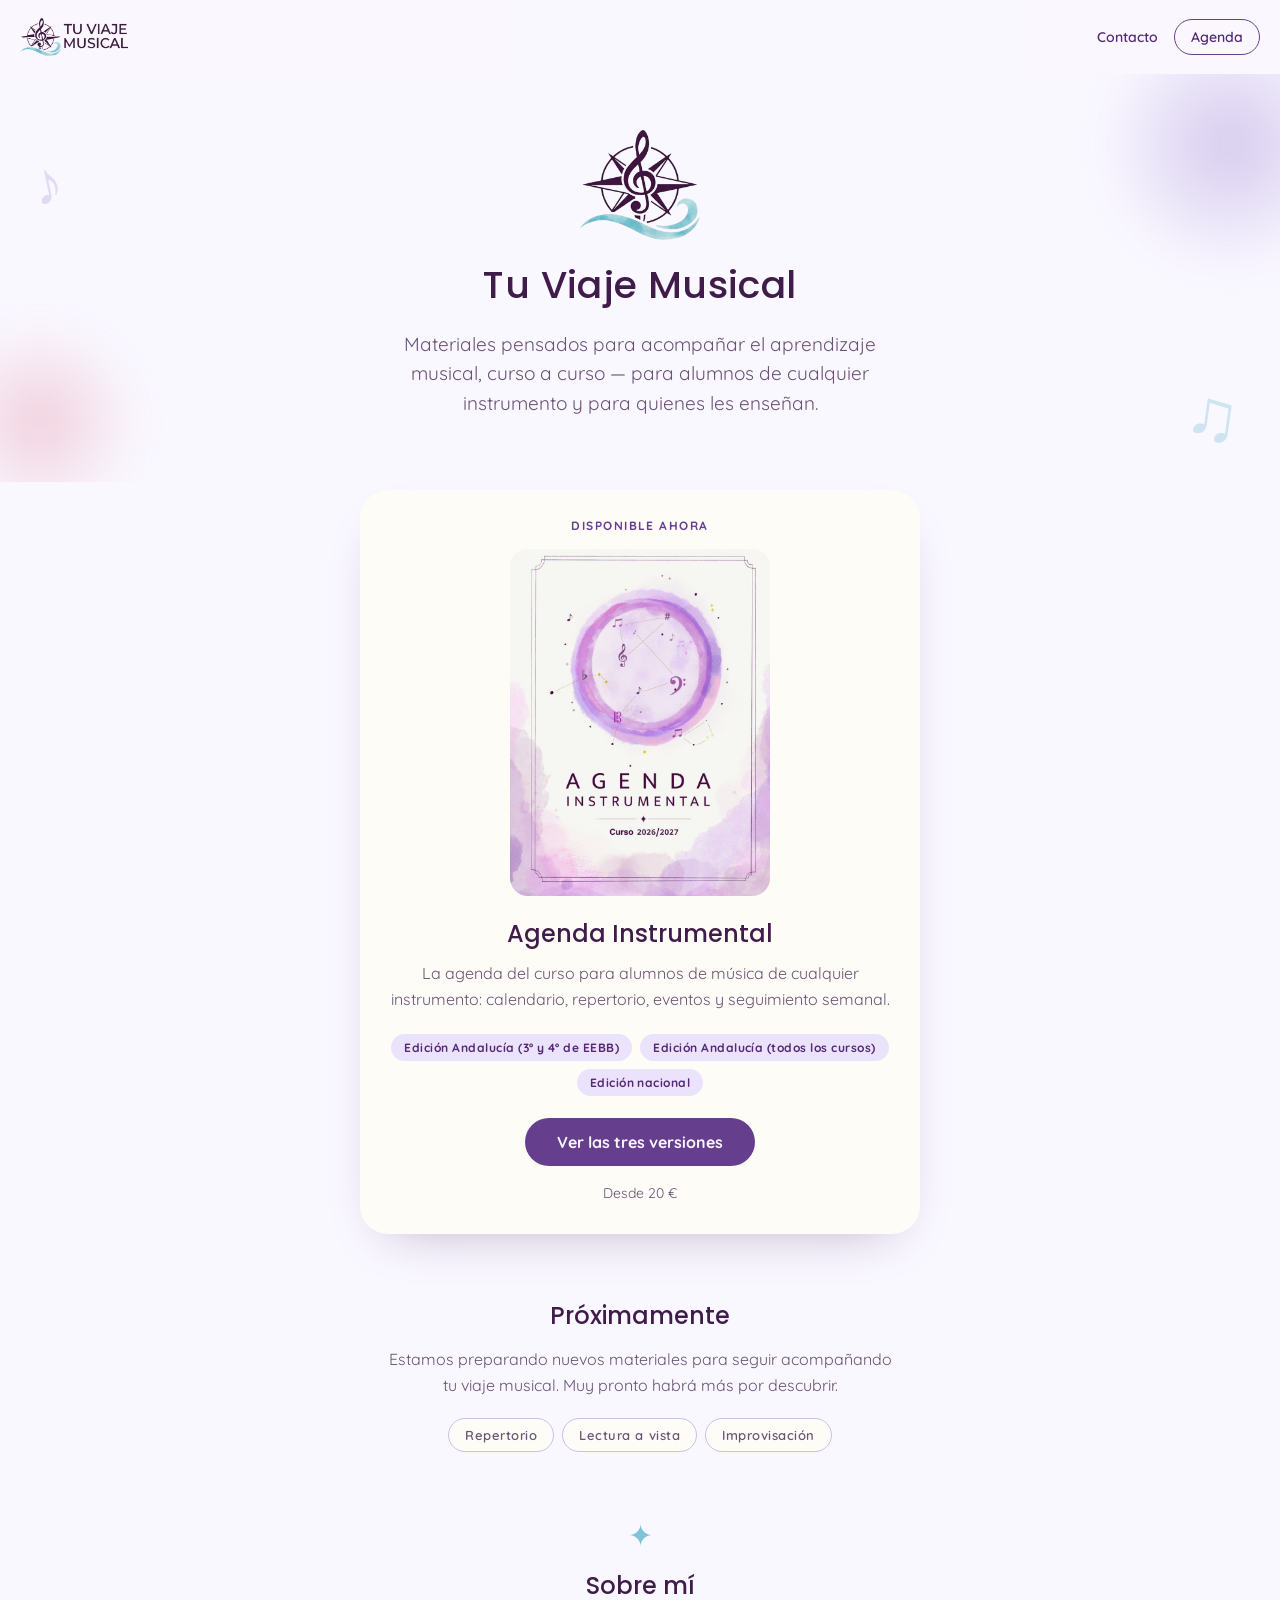
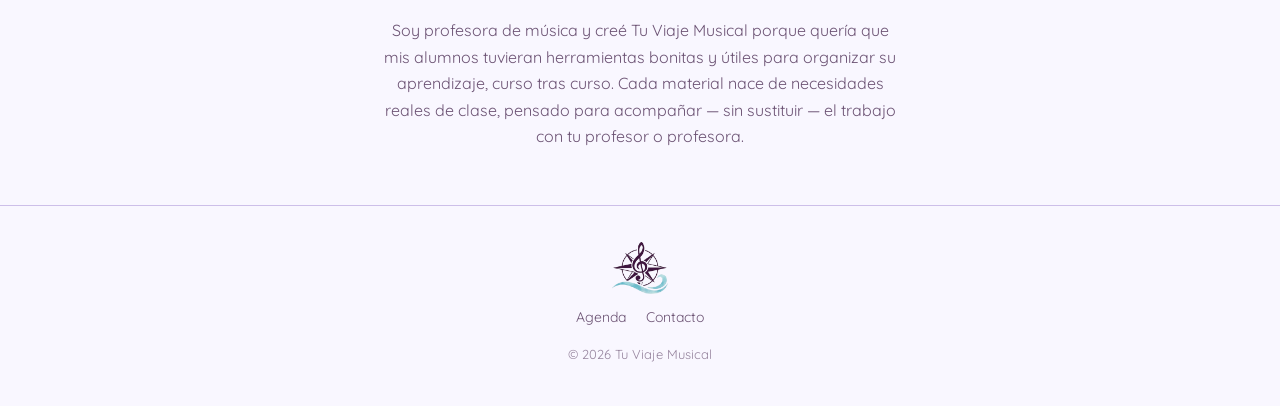
<file: index.html>
<!DOCTYPE html>
<html lang="es">
<head>
  <meta charset="UTF-8">
  <meta name="viewport" content="width=device-width, initial-scale=1.0">
  <title>Tu Viaje Musical — Materiales para alumnos y profesores de música</title>
  <meta name="description" content="Tu Viaje Musical crea materiales educativos para el aprendizaje musical: agendas de curso, repertorio y recursos para alumnos de cualquier instrumento y para sus profesores.">

  <!-- Tipografías de marca: Poppins (títulos) y Quicksand (texto) -->
  <!-- Favicon: icono de la marca en la pestaña del navegador -->
  <link rel="icon" type="image/png" href="assets/images/logo-icono.png">
  <link rel="apple-touch-icon" href="assets/images/logo-icono.png">

  <link rel="preconnect" href="https://fonts.googleapis.com">
  <link rel="preconnect" href="https://fonts.gstatic.com" crossorigin>
  <link href="https://fonts.googleapis.com/css2?family=Poppins:wght@300;400;500;600&family=Quicksand:wght@400;500;600;700&display=swap" rel="stylesheet">

  <link rel="stylesheet" href="css/style.css">
</head>
<body>

  <!-- ============ NAV ============ -->
  <nav class="nav">
    <div class="nav__brand">
      <img class="nav__logo" src="assets/images/logo-horizontal.png" alt="Tu Viaje Musical">
    </div>
    <div class="nav__actions">
      <a href="contacto.html" class="nav__link">Contacto</a>
      <a href="producto.html" class="btn btn--outline">Agenda</a>
    </div>
  </nav>

  <main>
    <!-- ============ HERO ============ -->
    <section class="hero">
      <div class="hero__blob hero__blob--lilac" aria-hidden="true"></div>
      <div class="hero__blob hero__blob--rose" aria-hidden="true"></div>
      <span class="hero__glyph hero__glyph--note1" aria-hidden="true">♪</span>
      <span class="hero__glyph hero__glyph--note2" aria-hidden="true">♫</span>

      <div class="hero__content">
        <img class="hero__icon" src="assets/images/logo-icono.png" alt="" aria-hidden="true">
        <h1 class="hero__title">Tu Viaje Musical</h1>
        <p class="hero__lead">Materiales pensados para acompañar el aprendizaje musical, curso a curso — para alumnos de cualquier instrumento y para quienes les enseñan.</p>
      </div>
    </section>

    <!-- ============ PRODUCTO DESTACADO ============ -->
    <section>
      <div class="card featured-card">
        <span class="eyebrow text-center">Disponible ahora</span>

        <div class="featured-card__img">
          <img src="assets/images/agenda-cover.jpg" alt="Portada de la Agenda Instrumental">
        </div>

        <h2 class="featured-card__title">Agenda Instrumental</h2>
        <p class="featured-card__desc">La agenda del curso para alumnos de música de cualquier instrumento: calendario, repertorio, eventos y seguimiento semanal.</p>

        <div class="chips" style="margin-bottom:22px;">
          <span class="chip">Edición Andalucía (3º y 4º de EEBB)</span>
          <span class="chip">Edición Andalucía (todos los cursos)</span>
          <span class="chip">Edición nacional</span>
        </div>

        <div class="text-center">
          <a href="producto.html" class="btn btn--primary">Ver las tres versiones</a>
          <p class="featured-card__price">Desde 20 €</p>
        </div>
      </div>
    </section>

    <!-- ============ PRÓXIMAMENTE ============ -->
    <section>
      <div class="upcoming">
        <h2 class="upcoming__title">Próximamente</h2>
        <p class="upcoming__text">Estamos preparando nuevos materiales para seguir acompañando tu viaje musical. Muy pronto habrá más por descubrir.</p>
        <div class="chips">
          <span class="chip chip--outline">Repertorio</span>
          <span class="chip chip--outline">Lectura a vista</span>
          <span class="chip chip--outline">Improvisación</span>
        </div>
      </div>
    </section>

    <!-- ============ SOBRE MÍ ============ -->
    <section>
      <div class="about">
        <span class="about__glyph" aria-hidden="true">✦</span>
        <h2 class="about__title">Sobre mí</h2>
        <!-- EDITAR: texto de ejemplo — personalízalo con tu propia historia -->
        <p class="about__text">Soy profesora de música y creé Tu Viaje Musical porque quería que mis alumnos tuvieran herramientas bonitas y útiles para organizar su aprendizaje, curso tras curso. Cada material nace de necesidades reales de clase, pensado para acompañar — sin sustituir — el trabajo con tu profesor o profesora.</p>
      </div>
    </section>
  </main>

  <!-- ============ FOOTER ============ -->
  <footer class="site-footer">
    <img class="site-footer__logo" src="assets/images/logo-icono.png" alt="Tu Viaje Musical">
    <div class="site-footer__links">
      <a href="producto.html">Agenda</a>
      <a href="contacto.html">Contacto</a>
    </div>
    <p class="site-footer__year">© <span id="anio-actual">2026</span> Tu Viaje Musical</p>
  </footer>

  <script src="js/main.js"></script>
</body>
</html>
</file>
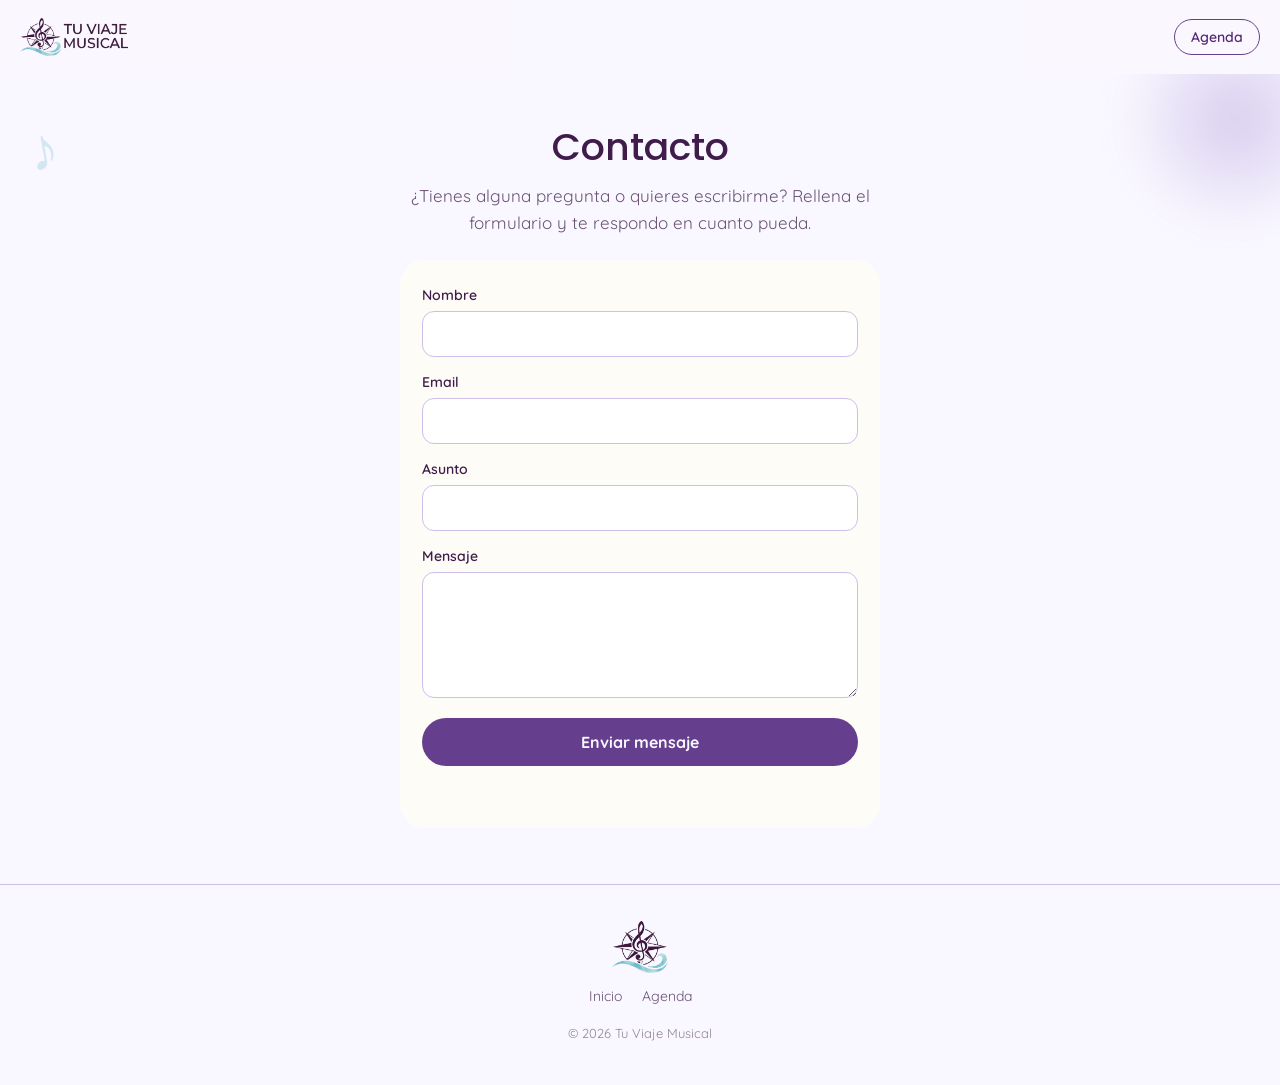
<file: contacto.html>
<!DOCTYPE html>
<html lang="es">
<head>
  <meta charset="UTF-8">
  <meta name="viewport" content="width=device-width, initial-scale=1.0">
  <title>Contacto — Tu Viaje Musical</title>
  <meta name="description" content="¿Tienes alguna pregunta sobre la Agenda Instrumental o quieres escribir a Tu Viaje Musical? Rellena el formulario de contacto.">

  <!-- Tipografías de marca: Poppins (títulos) y Quicksand (texto) -->
  <!-- Favicon: icono de la marca en la pestaña del navegador -->
  <link rel="icon" type="image/png" href="assets/images/logo-icono.png">
  <link rel="apple-touch-icon" href="assets/images/logo-icono.png">

  <link rel="preconnect" href="https://fonts.googleapis.com">
  <link rel="preconnect" href="https://fonts.gstatic.com" crossorigin>
  <link href="https://fonts.googleapis.com/css2?family=Poppins:wght@300;400;500;600&family=Quicksand:wght@400;500;600;700&display=swap" rel="stylesheet">

  <link rel="stylesheet" href="css/style.css">
</head>
<body class="page--column">

  <!-- ============ NAV ============ -->
  <!-- El nav de esta página no es "sticky" (a diferencia de Inicio y
       Agenda): es la única sección, no hace falta que seas fijo. -->
  <nav class="nav nav--static">
    <a href="index.html" class="nav__brand">
      <img class="nav__logo" src="assets/images/logo-horizontal.png" alt="Tu Viaje Musical">
    </a>
    <div class="nav__actions">
      <a href="producto.html" class="btn btn--outline">Agenda</a>
    </div>
  </nav>

  <main>
    <section style="padding:40px 24px 56px; overflow:hidden;">
      <span class="hero__glyph" aria-hidden="true" style="top:36px; left:28px; font-size:60px; color:var(--aqua); opacity:0.3; transform:rotate(-10deg);">♪</span>
      <div class="hero__blob hero__blob--lilac" aria-hidden="true" style="top:-70px; right:-70px; width:230px; height:230px; opacity:0.75;"></div>

      <div style="position:relative; max-width:480px; margin:0 auto;">
        <h1 class="product-hero__title text-center">Contacto</h1>
        <p class="product-hero__desc text-center">¿Tienes alguna pregunta o quieres escribirme? Rellena el formulario y te respondo en cuanto pueda.</p>

        <!-- EDITAR: si algún día cambias de formulario en Forminit, actualiza
             el ID en js/main.js (busca 'rgi42zi55jg') -->
        <form id="contact-form" class="contact-form">
          <label for="contacto-nombre">
            <span>Nombre</span>
            <input type="text" id="contacto-nombre" name="fi-sender-fullName" required>
          </label>
          <label for="contacto-email">
            <span>Email</span>
            <input type="email" id="contacto-email" name="fi-sender-email" required>
          </label>
          <label for="contacto-asunto">
            <span>Asunto</span>
            <input type="text" id="contacto-asunto" name="fi-text-asunto">
          </label>
          <label for="contacto-mensaje">
            <span>Mensaje</span>
            <textarea id="contacto-mensaje" name="fi-text-mensaje" rows="5" required></textarea>
          </label>
          <button type="submit" class="btn btn--primary">Enviar mensaje</button>
          <p id="contact-status" class="contact-form__status" aria-live="polite"></p>
        </form>
      </div>
    </section>
  </main>

  <!-- ============ FOOTER ============ -->
  <footer class="site-footer">
    <img class="site-footer__logo" src="assets/images/logo-icono.png" alt="Tu Viaje Musical">
    <div class="site-footer__links">
      <a href="index.html">Inicio</a>
      <a href="producto.html">Agenda</a>
    </div>
    <p class="site-footer__year">© <span id="anio-actual">2026</span> Tu Viaje Musical</p>
  </footer>

  <!-- SDK de Forminit, para que el formulario de contacto funcione -->
  <script src="https://forminit.com/sdk/v1/forminit.js"></script>
  <script src="js/main.js"></script>
</body>
</html>
</file>
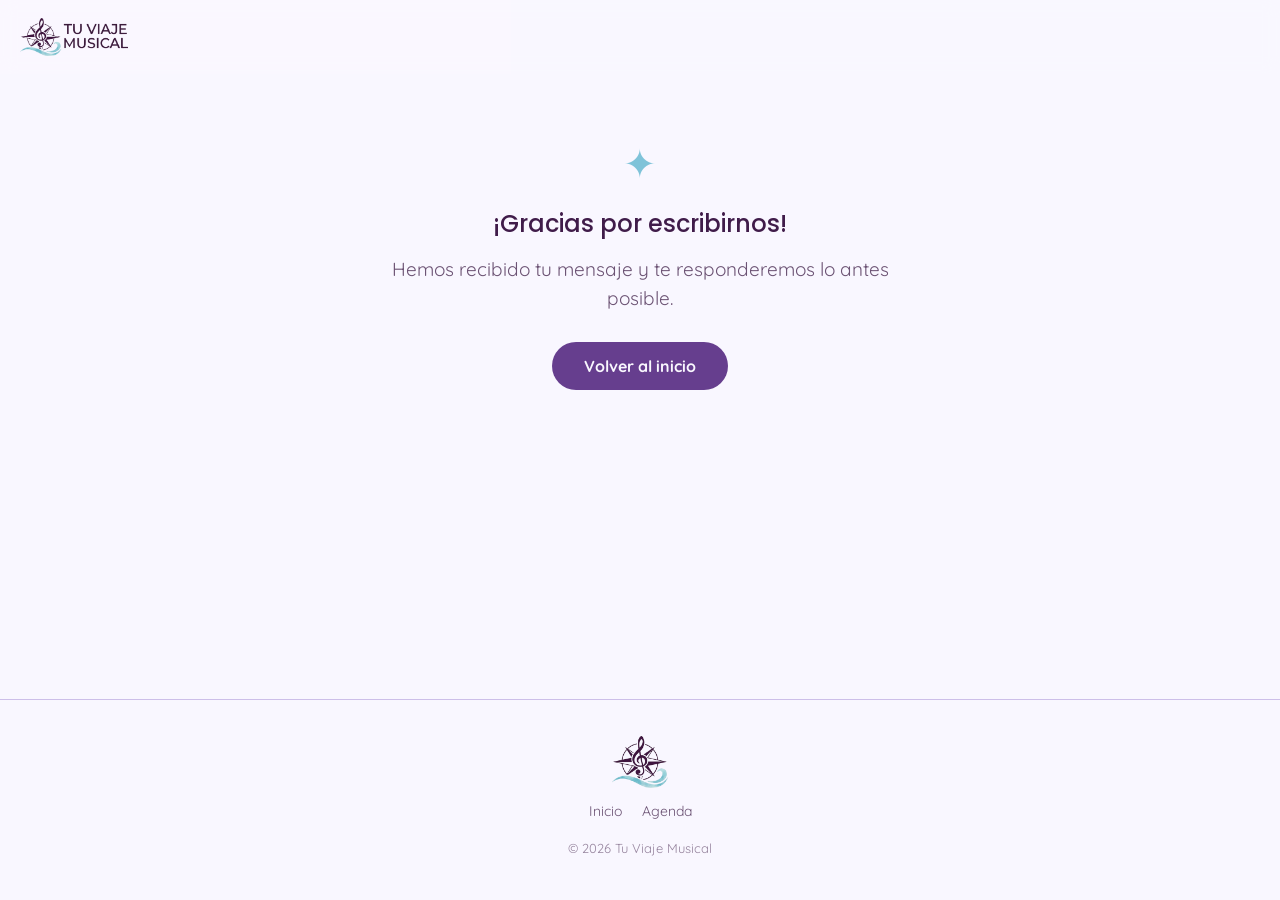
<file: gracias.html>
<!DOCTYPE html>
<html lang="es">
<head>
  <meta charset="UTF-8">
  <meta name="viewport" content="width=device-width, initial-scale=1.0">
  <title>¡Gracias! — Tu Viaje Musical</title>
  <meta name="description" content="Gracias por escribirnos, te responderemos lo antes posible.">

  <!-- Favicon: icono de la marca en la pestaña del navegador -->
  <link rel="icon" type="image/png" href="assets/images/logo-icono.png">
  <link rel="apple-touch-icon" href="assets/images/logo-icono.png">

  <link rel="preconnect" href="https://fonts.googleapis.com">
  <link rel="preconnect" href="https://fonts.gstatic.com" crossorigin>
  <link href="https://fonts.googleapis.com/css2?family=Poppins:wght@300;400;500;600&family=Quicksand:wght@400;500;600;700&display=swap" rel="stylesheet">

  <link rel="stylesheet" href="css/style.css">
</head>
<body class="page--column">

  <nav class="nav nav--static">
    <a href="index.html" class="nav__brand">
      <img class="nav__logo" src="assets/images/logo-horizontal.png" alt="Tu Viaje Musical">
    </a>
  </nav>

  <main>
    <section class="hero" style="padding-top:64px;">
      <div class="hero__content">
        <span style="font-size:40px; color:var(--aqua);" aria-hidden="true">✦</span>
        <h2 class="upcoming__title" style="margin-top:18px;">¡Gracias por escribirnos!</h2>
        <p class="hero__lead">Hemos recibido tu mensaje y te responderemos lo antes posible.</p>
        <div style="margin-top:28px;">
          <a href="index.html" class="btn btn--primary">Volver al inicio</a>
        </div>
      </div>
    </section>
  </main>

  <footer class="site-footer">
    <img class="site-footer__logo" src="assets/images/logo-icono.png" alt="Tu Viaje Musical">
    <div class="site-footer__links">
      <a href="index.html">Inicio</a>
      <a href="producto.html">Agenda</a>
    </div>
    <p class="site-footer__year">© <span id="anio-actual">2026</span> Tu Viaje Musical</p>
  </footer>

  <script src="js/main.js"></script>
</body>
</html>
</file>
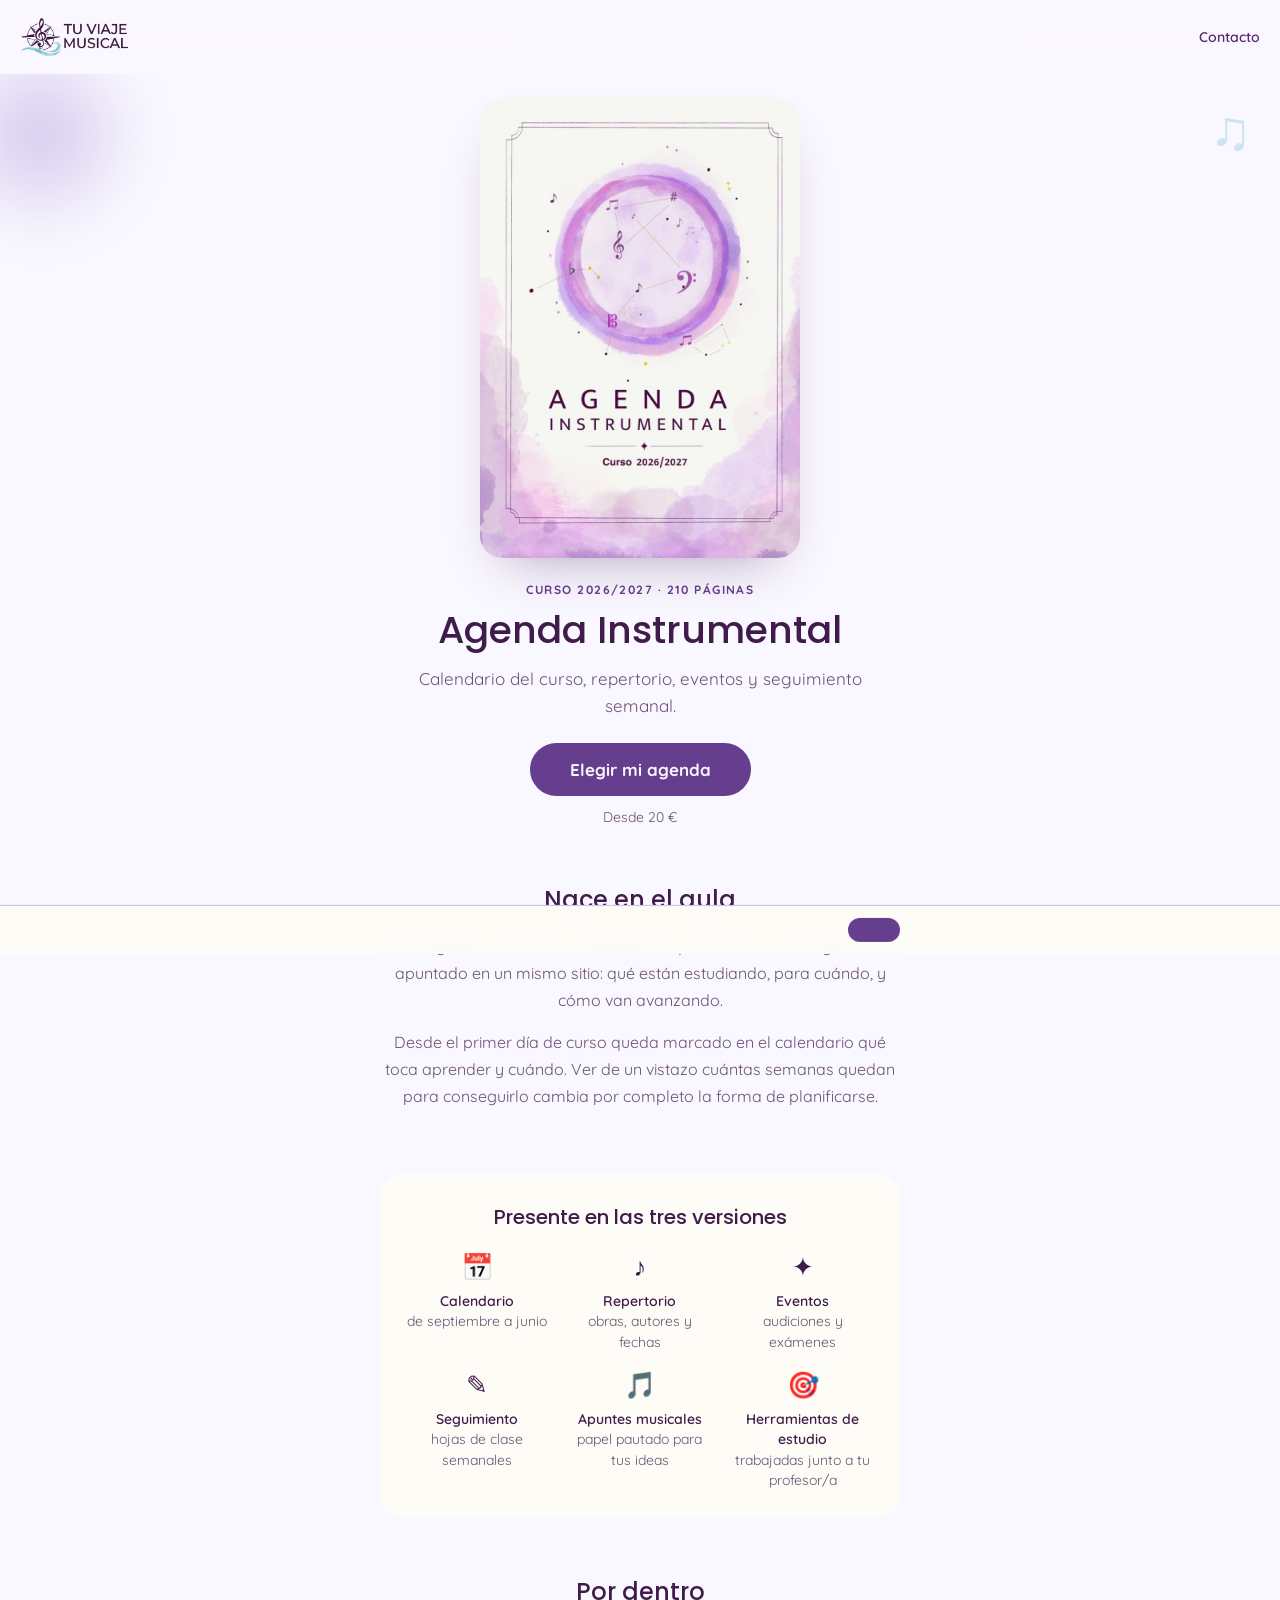
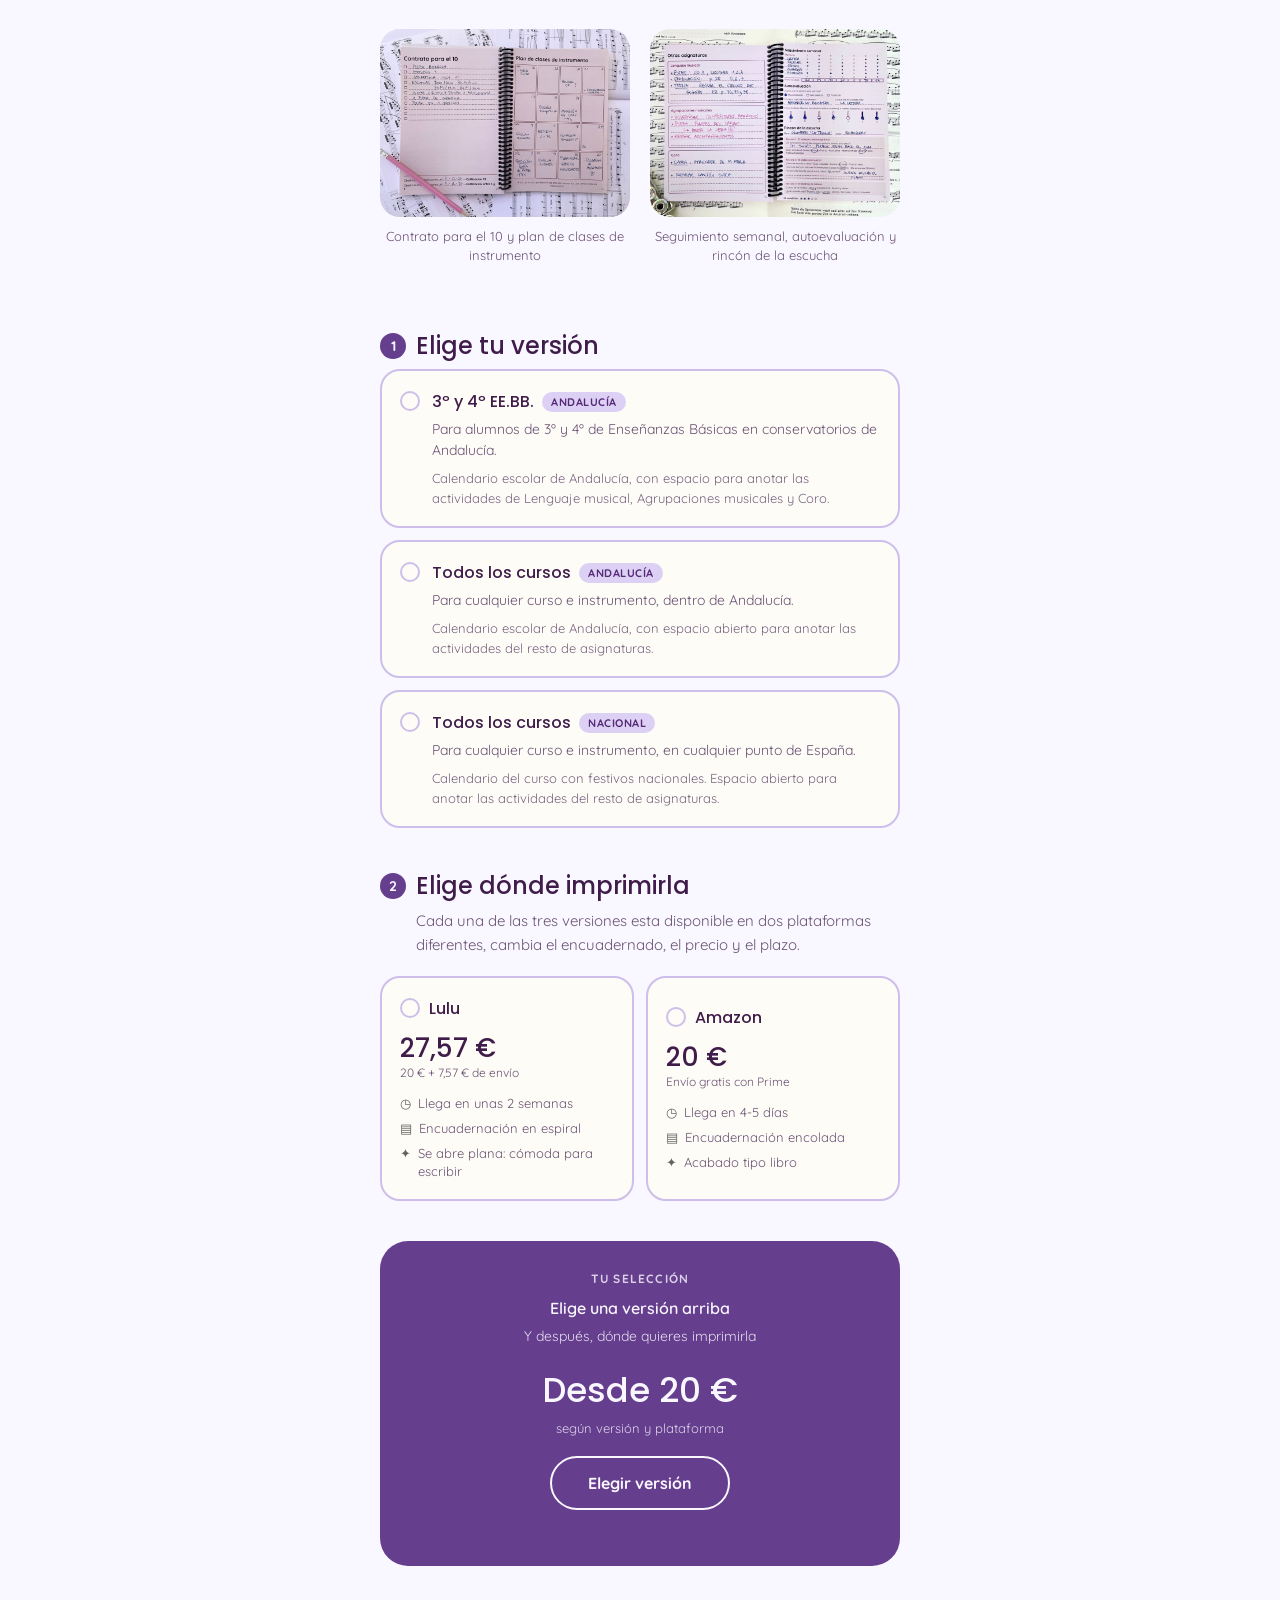
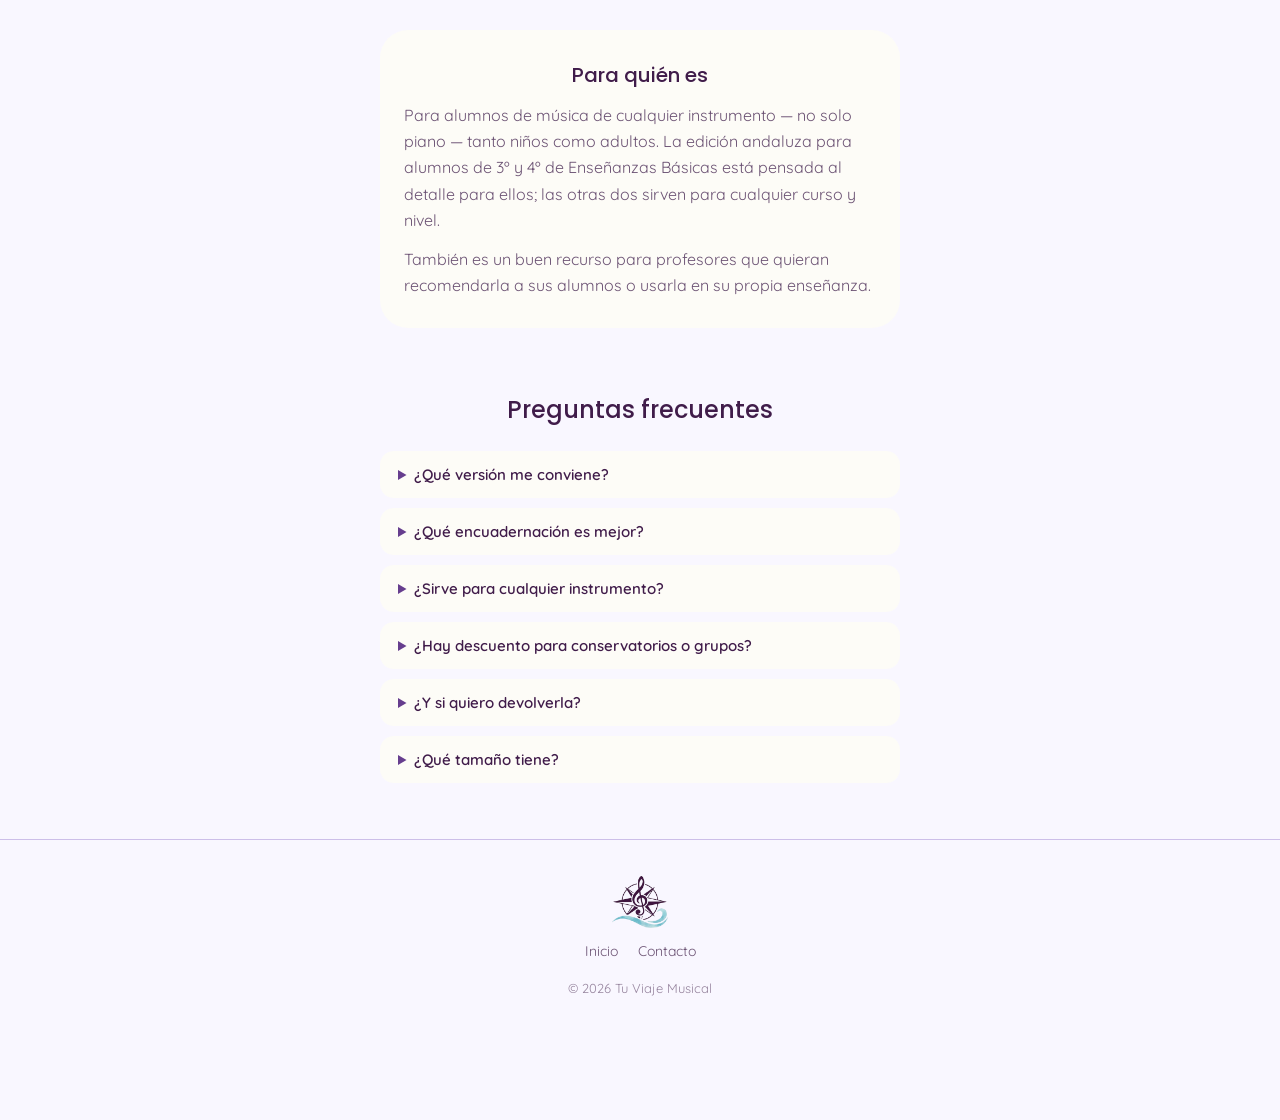
<file: producto.html>
<!DOCTYPE html>
<html lang="es">
<head>
  <meta charset="UTF-8">
  <meta name="viewport" content="width=device-width, initial-scale=1.0">
  <title>Agenda Instrumental — Tu Viaje Musical</title>
  <meta name="description" content="Agenda Instrumental: la agenda de curso para alumnos de música de cualquier instrumento, con calendario, repertorio, eventos y seguimiento semanal. Elige tu versión y dónde imprimirla.">

  <!-- Tipografías de marca: Poppins (títulos) y Quicksand (texto) -->
  <!-- Favicon: icono de la marca en la pestaña del navegador -->
  <link rel="icon" type="image/png" href="assets/images/logo-icono.png">
  <link rel="apple-touch-icon" href="assets/images/logo-icono.png">

  <link rel="preconnect" href="https://fonts.googleapis.com">
  <link rel="preconnect" href="https://fonts.gstatic.com" crossorigin>
  <link href="https://fonts.googleapis.com/css2?family=Poppins:wght@300;400;500;600&family=Quicksand:wght@400;500;600;700&display=swap" rel="stylesheet">

  <link rel="stylesheet" href="css/style.css">
</head>
<body class="has-buy-bar">

  <!-- ============ NAV ============ -->
  <nav class="nav">
    <a href="index.html" class="nav__brand">
      <img class="nav__logo" src="assets/images/logo-horizontal.png" alt="Tu Viaje Musical">
    </a>
    <div class="nav__actions">
      <a href="contacto.html" class="nav__link">Contacto</a>
    </div>
  </nav>

  <main>
    <!-- ============ HERO DE PRODUCTO ============ -->
    <section class="product-hero">
      <div class="product-hero__blob" aria-hidden="true"></div>
      <span class="product-hero__glyph" aria-hidden="true">♫</span>

      <div class="product-hero__img-frame">
        <img src="assets/images/agenda-cover.jpg" alt="Portada de la Agenda Instrumental">
      </div>

      <div class="product-hero__body">
        <span class="eyebrow">Curso 2026/2027 · 210 páginas</span>
        <h1 class="product-hero__title">Agenda Instrumental</h1>
        <p class="product-hero__desc">Calendario del curso, repertorio, eventos y seguimiento semanal.</p>
        <a href="#elegir" class="btn btn--primary btn--large">Elegir mi agenda</a>
        <p class="product-hero__price">Desde 20 €</p>
      </div>
    </section>

    <!-- ============ NACE EN EL AULA ============ -->
    <section class="narrative">
      <div class="narrative__wrap">
        <h2 class="narrative__title">Nace en el aula</h2>
        <p class="narrative__text">Esta agenda nace de la necesidad de que los alumnos tengan todo apuntado en un mismo sitio: qué están estudiando, para cuándo, y cómo van avanzando.</p>
        <p class="narrative__text">Desde el primer día de curso queda marcado en el calendario qué toca aprender y cuándo. Ver de un vistazo cuántas semanas quedan para conseguirlo cambia por completo la forma de planificarse.</p>
      </div>
    </section>

    <!-- ============ PRESENTE EN LAS TRES VERSIONES ============ -->
    <section class="highlights">
      <div class="highlights__card">
        <h2 class="highlights__title">Presente en las tres versiones</h2>
        <div class="highlights__grid">
          <div class="highlight">
            <div class="highlight__glyph" aria-hidden="true">📅</div>
            <p class="highlight__text"><strong>Calendario</strong><br>de septiembre a junio</p>
          </div>
          <div class="highlight">
            <div class="highlight__glyph" aria-hidden="true">♪</div>
            <p class="highlight__text"><strong>Repertorio</strong><br>obras, autores y fechas</p>
          </div>
          <div class="highlight">
            <div class="highlight__glyph" aria-hidden="true">✦</div>
            <p class="highlight__text"><strong>Eventos</strong><br>audiciones y exámenes</p>
          </div>
          <div class="highlight">
            <div class="highlight__glyph" aria-hidden="true">✎</div>
            <p class="highlight__text"><strong>Seguimiento</strong><br>hojas de clase semanales</p>
          </div>
          <div class="highlight">
            <div class="highlight__glyph" aria-hidden="true">🎵</div>
            <p class="highlight__text"><strong>Apuntes musicales</strong><br>papel pautado para tus ideas</p>
          </div>
          <div class="highlight">
            <div class="highlight__glyph" aria-hidden="true">🎯</div>
            <p class="highlight__text"><strong>Herramientas de estudio</strong><br>trabajadas junto a tu profesor/a</p>
          </div>
        </div>
      </div>
    </section>

    <!-- ============ POR DENTRO ============ -->
    <section class="inside">
      <div class="inside__wrap">
        <h2 class="inside__title">Por dentro</h2>
        <div class="inside__grid">
          <figure>
            <img src="assets/images/interior-plan-clases.jpeg" alt="Páginas del contrato para el 10 y el plan de clases de instrumento, rellenadas a mano">
            <figcaption>Contrato para el 10 y plan de clases de instrumento</figcaption>
          </figure>
          <figure>
            <img src="assets/images/interior-seguimiento.jpeg" alt="Páginas de otras asignaturas y seguimiento semanal con autoevaluación y rincón de la escucha">
            <figcaption>Seguimiento semanal, autoevaluación y rincón de la escucha</figcaption>
          </figure>
        </div>
      </div>
    </section>

    <!-- ============ PASO 1 — ELIGE TU VERSIÓN ============ -->
    <section id="elegir" class="step" style="scroll-margin-top:80px;">
      <div class="step__wrap">
        <div class="step__head">
          <span class="step__number" aria-hidden="true">1</span>
          <h2 class="step__title">Elige tu versión</h2>
        </div>

        <!-- EDITAR: las tarjetas se generan desde js/producto.js
             (arrays VERSIONS y PLATFORMS) — así los precios, textos y
             enlaces de compra viven en un único archivo fácil de editar. -->
        <div class="sel-group" id="version-group" role="radiogroup" aria-label="Elige tu versión"></div>
      </div>
    </section>

    <!-- ============ PASO 2 — ELIGE DÓNDE IMPRIMIRLA ============ -->
    <section class="step">
      <div class="step__wrap">
        <div class="step__head">
          <span class="step__number" aria-hidden="true">2</span>
          <h2 class="step__title">Elige dónde imprimirla</h2>
        </div>
        <p class="step__intro">Cada una de las tres versiones esta disponible en dos plataformas diferentes, cambia el encuadernado, el precio y el plazo.</p>

        <div class="sel-group sel-group--grid" id="platform-group" role="radiogroup" aria-label="Elige dónde imprimirla"></div>
      </div>
    </section>

    <!-- ============ PANEL DE RESUMEN ============ -->
    <section class="summary">
      <div class="summary__panel">
        <p class="summary__eyebrow">Tu selección</p>
        <p class="summary__title" id="summary-title">Elige una versión arriba</p>
        <p class="summary__sub" id="summary-sub">Y después, dónde quieres imprimirla</p>
        <p class="summary__price" id="summary-price">Desde 20 €</p>
        <p class="summary__price-note" id="summary-price-note">según versión y plataforma</p>
        <a href="#elegir" id="summary-cta" class="btn btn--on-violet">Elegir versión</a>
        <p class="summary__note" id="summary-note"></p>
      </div>
    </section>

    <!-- ============ PARA QUIÉN ES ============ -->
    <section>
      <div class="card who-card">
        <h2 class="who-card__title">Para quién es</h2>
        <p class="who-card__text">Para alumnos de música de cualquier instrumento — no solo piano — tanto niños como adultos. La edición andaluza para alumnos de 3º y 4º de Enseñanzas Básicas está pensada al detalle para ellos; las otras dos sirven para cualquier curso y nivel.</p>
        <p class="who-card__text">También es un buen recurso para profesores que quieran recomendarla a sus alumnos o usarla en su propia enseñanza.</p>
      </div>
    </section>

    <!-- ============ FAQ ============ -->
    <section>
      <h2 class="section-title">Preguntas frecuentes</h2>
      <div class="faq-list">
        <details class="faq-item">
          <summary>¿Qué versión me conviene?</summary>
          <p>Si estudias 3º o 4º de Enseñanzas Básicas en un conservatorio de Andalucía, la <strong>Agenda para alumnos de 3º y 4º</strong> es la más cómoda: tiene un apartado para Lenguaje musical, Agrupaciones musicales y Coro por cada semana. Si estudias en Andalucía pero en otro curso, la versión <strong>Andalucía</strong> te deja escribir tus propias asignaturas. Fuera de Andalucía, la <strong>Nacional</strong>, con calendario sin festivos regionales.</p>
        </details>
        <details class="faq-item">
          <summary>¿Qué encuadernación es mejor?</summary>
          <p>La espiral de Lulu se abre completamente plana, lo que va muy bien para escribir sobre el atril o la mesa. La encolada de Amazon tiene un aspecto más de libro y llega antes. Las dos tienen exactamente el mismo contenido.</p>
        </details>
        <details class="faq-item">
          <summary>¿Sirve para cualquier instrumento?</summary>
          <p>Sí. El contenido se organiza por curso y repertorio, no por instrumento concreto.</p>
        </details>
        <details class="faq-item">
          <summary>¿Hay descuento para conservatorios o grupos?</summary>
          <p>No hay un descuento por volumen sobre el precio del ejemplar, pero encargando muchos a la vez en Lulu los gastos de envío por unidad bajan bastante. En Amazon desaparecen directamente con Prime.</p>
        </details>
        <details class="faq-item">
          <summary>¿Y si quiero devolverla?</summary>
          <p>Las devoluciones las gestiona la plataforma donde hayas comprado, según sus propias condiciones — Lulu o Amazon.</p>
        </details>
        <details class="faq-item">
          <summary>¿Qué tamaño tiene?</summary>
          <p>En Lulu es tamaño A5. En Amazon, 17,78 × 25,4 cm (con 1,22 cm de lomo).</p>
        </details>
      </div>
    </section>
  </main>

  <!-- ============ FOOTER ============ -->
  <footer class="site-footer">
    <img class="site-footer__logo" src="assets/images/logo-icono.png" alt="Tu Viaje Musical">
    <div class="site-footer__links">
      <a href="index.html">Inicio</a>
      <a href="contacto.html">Contacto</a>
    </div>
    <p class="site-footer__year">© <span id="anio-actual">2026</span> Tu Viaje Musical</p>
  </footer>

  <!-- ============ BARRA FIJA DE COMPRA ============ -->
  <!-- Aparece deslizándose solo cuando hay versión + plataforma elegidas
       y el enlace de compra está disponible (ver js/producto.js). Se
       marca "inert" mientras está oculta para que no quede en el orden
       de tabulación. -->
  <div class="buy-bar" id="buy-bar" aria-hidden="true">
    <div class="buy-bar__inner">
      <div class="buy-bar__info">
        <div class="buy-bar__label" id="buy-bar-label"></div>
        <div class="buy-bar__price" id="buy-bar-price"></div>
      </div>
      <a href="#elegir" id="buy-bar-cta" class="btn btn--bar"></a>
    </div>
  </div>

  <script src="js/main.js"></script>
  <script src="js/producto.js"></script>
</body>
</html>
</file>
<file: css/style.css>
/* ============================================================
   TU VIAJE MUSICAL — Hoja de estilos
   ============================================================
   Este archivo controla el aspecto de TODO el sitio (colores,
   tipografías, tamaños, espaciados). Está dividido en bloques
   con títulos en mayúsculas para que sea fácil encontrar lo
   que buscas con Ctrl+F.

   Si solo quieres cambiar TEXTOS o FOTOS, no necesitas tocar
   este archivo — ve a index.html, producto.html o contacto.html.

   Si quieres cambiar un COLOR de toda la web, cámbialo una
   sola vez aquí abajo, en ":root", y se actualizará en todas
   partes automáticamente.
   ============================================================ */

/* ---------- 1. VARIABLES DE MARCA (colores, radios) ---------- */
:root {
  /* Colores — tal cual el diseño original de la marca */
  --bg: oklch(98% 0.012 300);          /* fondo general */
  --surface: oklch(99% 0.006 90);      /* fondo de tarjetas (crema, no blanco) */
  --ink: oklch(30% 0.09 318);          /* texto principal */
  --ink-soft: oklch(48% 0.06 318);     /* texto secundario */
  --lilac: oklch(83% 0.06 300);        /* acento lavanda: bordes, deco */
  --rose: oklch(85% 0.055 358);        /* acento rosa: solo deco (Inicio) */
  --aqua: oklch(78% 0.075 220);        /* acento turquesa: glifos musicales */
  --violet: oklch(45% 0.13 305);       /* violeta de marca (CTAs, selección) */
  --violet-dark: oklch(38% 0.13 308);  /* violeta oscuro (texto sobre fondos claros) */
  --cream: oklch(98% 0.01 300);        /* "blanco" cálido, texto sobre violeta */
  --card-selected-bg: oklch(96% 0.03 300);
  --chip-bg: oklch(93% 0.035 300);
  --tag-bg: oklch(88% 0.05 300);
  --placeholder: oklch(70% 0.03 318);
  --input-bg: oklch(100% 0 0);

  /* Radios reutilizados en toda la web */
  --radius-pill: 99px;
  --radius-card: 28px;
  --radius-card-sm: 24px;
  --radius-sel: 20px;
  --radius-img: 22px;
  --radius-img-sm: 18px;
  --radius-faq: 14px;
  --radius-input: 12px;

  /* Sombras reutilizadas */
  --shadow-card: 0 20px 50px -30px oklch(30% 0.09 318 / 0.4);
  --shadow-hero-img: 0 24px 50px -28px oklch(30% 0.09 318 / 0.45);
  --shadow-selected: 0 10px 28px -18px oklch(45% 0.13 305 / .6);

  /* Anchos máximos de columna central */
  --content-width: 560px;
  --content-narrow: 520px;
  --content-narrower: 480px;
}

/* ---------- 2. RESET BÁSICO ---------- */
* {
  box-sizing: border-box;
}
html {
  scroll-behavior: smooth;
}
@media (prefers-reduced-motion: reduce) {
  html {
    scroll-behavior: auto;
  }
}
body {
  margin: 0;
  background: var(--bg);
  color: var(--ink);
  font-family: 'Quicksand', sans-serif;
  overflow-x: hidden;
  min-height: 100vh;
  -webkit-text-size-adjust: 100%;
}
/* Body en columna, para que el footer quede al fondo en páginas cortas
   (se activa con la clase .page--column, ver Contacto) */
body.page--column {
  display: flex;
  flex-direction: column;
}
body.page--column main {
  flex: 1;
}
img {
  max-width: 100%;
  display: block;
}
a {
  color: inherit;
  text-decoration: none;
}
a:hover {
  opacity: 0.75;
}
h1, h2, h3 {
  font-family: 'Poppins', sans-serif;
  font-weight: 500;
  margin: 0;
}
p {
  margin: 0;
}
ul {
  margin: 0;
  padding: 0;
  list-style: none;
}
summary::marker,
summary::-webkit-details-marker {
  color: var(--violet);
}
button {
  font-family: inherit;
}

/* Estado de foco visible con teclado en todos los elementos interactivos
   (deuda de accesibilidad del prototipo, corregida aquí) */
a:focus-visible,
button:focus-visible,
input:focus-visible,
textarea:focus-visible,
summary:focus-visible {
  outline: 2.5px solid var(--violet);
  outline-offset: 2px;
  border-radius: 4px;
}

/* ---------- 3. NAVEGACIÓN (cabecera) ---------- */
.nav {
  display: flex;
  align-items: center;
  justify-content: space-between;
  gap: 12px;
  padding: 18px 20px;
  position: sticky;
  top: 0;
  background: color-mix(in oklch, var(--bg) 88%, transparent);
  backdrop-filter: blur(8px);
  -webkit-backdrop-filter: blur(8px);
  z-index: 20;
}
/* Contacto no lleva nav pegajoso (ver spec) */
.nav--static {
  position: static;
}
.nav__brand {
  display: flex;
  align-items: center;
  gap: 10px;
}
.nav__logo {
  height: 38px;
  width: auto;
  display: block;
}
/* Agrupa los enlaces de la derecha del menú para que quepan bien
   uno junto al otro, también en móvil. */
.nav__actions {
  display: flex;
  align-items: center;
  gap: 16px;
}
/* Enlace de texto discreto del menú (p.ej. "Contacto"), más ligero que
   el botón principal para no competir visualmente con él. */
.nav__link {
  font-family: 'Quicksand', sans-serif;
  font-weight: 600;
  font-size: 14px;
  color: var(--violet-dark);
  white-space: nowrap;
}

/* ---------- 4. BOTONES ---------- */
.btn {
  display: inline-block;
  font-family: 'Quicksand', sans-serif;
  font-weight: 700;
  border-radius: var(--radius-pill);
  border: none;
  cursor: pointer;
  text-align: center;
}
/* Botón principal: fondo violeta, texto crema (CTAs de compra) */
.btn--primary {
  background: var(--violet);
  color: var(--cream);
  font-size: 16px;
  padding: 14px 32px;
}
/* Botón grande, para héroes */
.btn--large {
  font-size: 17px;
  padding: 16px 40px;
}
/* Botón secundario: solo borde, usado en el nav */
.btn--outline {
  background: transparent;
  color: var(--violet-dark);
  border: 1.5px solid var(--violet);
  font-size: 14px;
  font-weight: 600;
  padding: 8px 16px;
}
/* Botón sobre fondo violeta (panel de resumen) */
.btn--on-violet {
  font-size: 16px;
  padding: 15px 36px;
  border: 2px solid var(--cream);
  transition: background .15s, color .15s;
}
.btn--on-violet.is-ready {
  background: var(--cream);
  color: var(--violet-dark);
}
.btn--on-violet:not(.is-ready) {
  background: transparent;
  color: var(--cream);
}
/* Botón de la barra fija inferior */
.btn--bar {
  flex-shrink: 0;
  background: var(--violet);
  color: var(--cream);
  font-size: 15px;
  padding: 12px 26px;
}

/* ---------- 5. SECCIONES / CONTENEDORES ---------- */
section {
  padding: 8px 24px 56px;
  position: relative;
}
.section-title {
  font-size: 24px;
  text-align: center;
  margin: 0 0 24px;
}
.content-wrap {
  max-width: var(--content-width);
  margin: 0 auto;
}
.text-center {
  text-align: center;
}
.eyebrow {
  font-weight: 700;
  font-size: 12px;
  letter-spacing: 0.12em;
  text-transform: uppercase;
  color: var(--violet);
  display: block;
  margin-bottom: 10px;
}

/* ---------- 6. HERO (Inicio) ---------- */
.hero {
  padding: 56px 24px 64px;
  overflow: hidden;
}
.hero__blob {
  position: absolute;
  border-radius: 50%;
  filter: blur(18px);
  pointer-events: none;
}
.hero__blob--lilac {
  top: -60px;
  right: -80px;
  width: 260px;
  height: 260px;
  background: radial-gradient(circle, var(--lilac), transparent 70%);
  opacity: 0.8;
}
.hero__blob--rose {
  bottom: -40px;
  left: -60px;
  width: 200px;
  height: 200px;
  background: radial-gradient(circle, var(--rose), transparent 70%);
  opacity: 0.7;
}
.hero__glyph {
  position: absolute;
  pointer-events: none;
}
.hero__glyph--note1 { top: 70px; left: 32px; font-size: 60px; color: var(--lilac); opacity: 0.5; transform: rotate(-12deg); }
.hero__glyph--note2 { bottom: 24px; right: 40px; font-size: 72px; color: var(--aqua); opacity: 0.35; transform: rotate(8deg); }

.hero__content {
  position: relative;
  max-width: var(--content-narrow);
  margin: 0 auto;
  text-align: center;
}
/* Icono decorativo sobre el título (el texto "Tu Viaje Musical" va
   aparte, como texto real de verdad — así en móvil no se aprieta como
   pasaba cuando el nombre venía dibujado dentro de la imagen). */
.hero__icon {
  display: block;
  width: 100%;
  max-width: 120px;
  height: auto;
  margin: 0 auto 22px;
}
.hero__title {
  font-size: clamp(28px, 7vw, 38px);
  line-height: 1.2;
  letter-spacing: 0.01em;
  margin: 0 0 22px;
}
.hero__lead {
  font-size: 19px;
  line-height: 1.55;
  color: var(--ink-soft);
}

/* ---------- 7. TARJETA de producto destacado (Inicio) ---------- */
.card {
  background: var(--surface);
  border-radius: var(--radius-card);
}
.featured-card {
  max-width: var(--content-width);
  margin: 0 auto;
  padding: 28px 22px 32px;
  box-shadow: var(--shadow-card);
}
.featured-card__img {
  border-radius: var(--radius-img-sm);
  overflow: hidden;
  margin: 16px auto 20px;
  aspect-ratio: 3 / 4;
  max-width: 260px;
}
.featured-card__img img {
  width: 100%;
  height: 100%;
  object-fit: cover;
}
.featured-card__title {
  font-size: 24px;
  margin: 0 0 10px;
  text-align: center;
}
.featured-card__desc {
  font-size: 16px;
  line-height: 1.6;
  color: var(--ink-soft);
  margin: 0 0 22px;
  text-align: center;
}
.featured-card__price {
  font-size: 14px;
  color: var(--ink-soft);
  margin-top: 18px;
}

/* ---------- 8. CHIPS ---------- */
.chips {
  display: flex;
  flex-wrap: wrap;
  gap: 8px;
  justify-content: center;
}
/* Chip "sólido" (versiones, en la tarjeta de producto de Inicio) */
.chip {
  font-size: 12px;
  font-weight: 700;
  letter-spacing: 0.04em;
  color: var(--violet-dark);
  background: var(--chip-bg);
  padding: 6px 13px;
  border-radius: var(--radius-pill);
}
/* Chip "outline" (sección Próximamente) */
.chip--outline {
  font-size: 13px;
  font-weight: 600;
  color: var(--ink-soft);
  background: var(--surface);
  border: 1px solid var(--lilac);
  padding: 8px 16px;
}

/* ---------- 9. "SOBRE MÍ" / "PRÓXIMAMENTE" ---------- */
.about,
.upcoming {
  max-width: var(--content-narrow);
  margin: 0 auto;
  text-align: center;
}
.about__glyph {
  font-size: 30px;
  color: var(--aqua);
}
.about__title {
  font-size: 24px;
  margin: 14px 0 14px;
}
.about__text,
.upcoming__text {
  font-size: 16px;
  line-height: 1.65;
  color: var(--ink-soft);
}
.upcoming__title {
  font-size: 24px;
  margin: 0 0 14px;
}
.upcoming__text {
  line-height: 1.6;
  margin: 0 0 20px;
}

/* ---------- 10. FOOTER ---------- */
.site-footer {
  padding: 36px 24px 44px;
  border-top: 1px solid var(--lilac);
  text-align: center;
}
.site-footer__logo {
  height: 52px;
  width: auto;
  margin: 0 auto 14px;
}
.site-footer__links {
  display: flex;
  gap: 20px;
  justify-content: center;
  font-size: 14px;
  color: var(--ink-soft);
}
.site-footer__year {
  font-size: 13px;
  color: var(--ink-soft);
  opacity: 0.7;
  margin-top: 20px;
}

/* ---------- 11. HERO de producto (Agenda Instrumental) ---------- */
.product-hero {
  padding: 24px 24px 40px;
  overflow: hidden;
}
.product-hero__blob {
  position: absolute;
  top: -50px;
  left: -70px;
  width: 220px;
  height: 220px;
  border-radius: 50%;
  background: radial-gradient(circle, var(--lilac), transparent 70%);
  filter: blur(18px);
  opacity: 0.8;
  pointer-events: none;
}
.product-hero__glyph {
  position: absolute;
  top: 20px;
  right: 28px;
  font-size: 56px;
  color: var(--aqua);
  opacity: 0.35;
  pointer-events: none;
}
.product-hero__img-frame {
  position: relative;
  max-width: 320px;
  margin: 0 auto 24px;
  border-radius: var(--radius-img);
  overflow: hidden;
  box-shadow: var(--shadow-hero-img);
}
.product-hero__body {
  max-width: var(--content-narrower);
  margin: 0 auto;
  text-align: center;
}
.product-hero__title {
  font-size: clamp(28px, 7vw, 38px);
  line-height: 1.2;
  margin: 10px 0 12px;
}
.product-hero__desc {
  font-size: 17px;
  line-height: 1.6;
  color: var(--ink-soft);
  margin: 0 0 24px;
  max-width: 100%;
}
.product-hero__price {
  font-size: 14px;
  color: var(--ink-soft);
  margin-top: 12px;
}

/* ---------- 12. "NACE EN EL AULA" (narrativa) ---------- */
.narrative {
  padding-top: 16px;
}
.narrative__wrap {
  max-width: var(--content-narrow);
  margin: 0 auto;
}
.narrative__title {
  font-size: 24px;
  margin: 0 0 16px;
  text-align: center;
}
.narrative__text {
  font-size: 16px;
  line-height: 1.7;
  color: var(--ink-soft);
  margin: 0 0 14px;
  text-align: center;
}
.narrative__text:last-child {
  margin-bottom: 0;
}

/* ---------- 13. "PRESENTE EN LAS TRES VERSIONES" ---------- */
.highlights {
  padding-top: 8px;
  padding-bottom: 48px;
}
.highlights__card {
  max-width: var(--content-narrow);
  margin: 0 auto;
  background: var(--surface);
  border-radius: var(--radius-card-sm);
  padding: 28px 24px;
}
.highlights__title {
  font-size: 20px;
  margin: 0 0 18px;
  text-align: center;
}
.highlights__grid {
  display: grid;
  grid-template-columns: repeat(auto-fit, minmax(120px, 1fr));
  gap: 16px;
}
.highlight {
  text-align: center;
}
.highlight__glyph {
  font-size: 26px;
  margin-bottom: 8px;
}
.highlight__text {
  font-size: 14px;
  line-height: 1.45;
  margin: 0;
  color: var(--ink-soft);
}
.highlight__text strong {
  color: var(--ink);
  font-weight: 600;
}

/* ---------- 14. GALERÍA "POR DENTRO" ---------- */
.inside {
  padding-top: 8px;
  padding-bottom: 40px;
}
.inside__wrap {
  max-width: var(--content-narrow);
  margin: 0 auto;
}
.inside__title {
  font-size: 24px;
  margin: 0 0 20px;
  text-align: center;
}
.inside__grid {
  display: grid;
  grid-template-columns: repeat(auto-fit, minmax(220px, 1fr));
  gap: 20px;
}
.inside__grid figure {
  margin: 0;
}
.inside__grid img {
  width: 100%;
  aspect-ratio: 4 / 3;
  object-fit: cover;
  border-radius: var(--radius-sel);
}
.inside__grid figcaption {
  font-size: 13px;
  line-height: 1.45;
  color: var(--ink-soft);
  margin-top: 10px;
  text-align: center;
}

/* ---------- 15. PASOS "ELIGE TU VERSIÓN" / "ELIGE DÓNDE IMPRIMIRLA" ---------- */
.step {
  padding-top: 24px;
  padding-bottom: 32px;
}
.step + .step {
  padding-top: 8px;
}
.step__wrap {
  max-width: var(--content-narrow);
  margin: 0 auto;
}
.step__head {
  display: flex;
  align-items: center;
  gap: 10px;
  margin-bottom: 6px;
}
.step__number {
  width: 26px;
  height: 26px;
  border-radius: 50%;
  background: var(--violet);
  color: var(--cream);
  display: flex;
  align-items: center;
  justify-content: center;
  font-weight: 700;
  font-size: 14px;
  flex-shrink: 0;
}
.step__title {
  font-size: 24px;
  margin: 0;
}
.step__intro {
  font-size: 15px;
  line-height: 1.55;
  color: var(--ink-soft);
  margin: 0 0 20px;
  padding-left: 36px;
}

/* Tarjetas seleccionables — estilo compartido entre el paso 1 (versión)
   y el paso 2 (plataforma). */
.sel-group {
  display: flex;
  flex-direction: column;
  gap: 12px;
}
.sel-group--grid {
  display: grid;
  grid-template-columns: repeat(auto-fit, minmax(150px, 1fr));
  gap: 12px;
}
.sel-card {
  display: block;
  width: 100%;
  text-align: left;
  cursor: pointer;
  font-family: 'Quicksand', sans-serif;
  background: var(--surface);
  border: 2px solid var(--lilac);
  border-radius: var(--radius-sel);
  padding: 18px;
  transition: border-color .15s, background .15s;
  box-shadow: none;
}
.sel-card[aria-checked="true"] {
  background: var(--card-selected-bg);
  border-color: var(--violet);
  box-shadow: var(--shadow-selected);
}
.sel-group--grid .sel-card {
  height: 100%;
}
.sel-card__dot {
  flex-shrink: 0;
  width: 20px;
  height: 20px;
  border-radius: 50%;
  margin-top: 2px;
  border: 2px solid var(--lilac);
  background: transparent;
  transition: border-color .15s, background .15s, box-shadow .15s;
}
.sel-card[aria-checked="true"] .sel-card__dot {
  border-color: var(--violet);
  background: var(--violet);
  box-shadow: inset 0 0 0 3px var(--surface);
}
.sel-group--grid .sel-card__dot {
  margin-top: 0;
}

/* Tarjeta de versión (paso 1) */
.version-card__row {
  display: flex;
  align-items: flex-start;
  gap: 12px;
}
.version-card__body {
  flex: 1;
  min-width: 0;
}
.version-card__head {
  display: flex;
  align-items: center;
  gap: 8px;
  flex-wrap: wrap;
  margin-bottom: 5px;
}
.version-card__label {
  font-family: 'Poppins', sans-serif;
  font-weight: 500;
  font-size: 16px;
  color: var(--ink);
}
.version-card__tag {
  font-size: 11px;
  font-weight: 700;
  letter-spacing: 0.05em;
  text-transform: uppercase;
  color: var(--violet-dark);
  background: var(--tag-bg);
  padding: 3px 9px;
  border-radius: var(--radius-pill);
}
.version-card__who {
  display: block;
  font-size: 14px;
  line-height: 1.5;
  color: var(--ink-soft);
  margin: 0 0 8px;
}
.version-card__detail {
  display: block;
  font-size: 13px;
  line-height: 1.5;
  color: var(--ink-soft);
  opacity: 0.9;
  margin: 0;
}

/* Tarjeta de plataforma (paso 2) */
.platform-card__head {
  display: flex;
  align-items: center;
  gap: 9px;
  margin-bottom: 14px;
}
.platform-card__name {
  font-family: 'Poppins', sans-serif;
  font-weight: 500;
  font-size: 16px;
  color: var(--ink);
}
.platform-card__price {
  display: block;
  font-family: 'Poppins', sans-serif;
  font-weight: 500;
  font-size: 26px;
  color: var(--ink);
  line-height: 1;
}
.platform-card__breakdown {
  display: block;
  font-size: 12px;
  color: var(--ink-soft);
  margin: 4px 0 14px;
}
.platform-card__details {
  display: flex;
  flex-direction: column;
  gap: 7px;
}
.platform-card__detail {
  display: flex;
  gap: 7px;
  align-items: flex-start;
}
.platform-card__detail-glyph {
  font-size: 13px;
  line-height: 1.4;
  opacity: 0.6;
}
.platform-card__detail-text {
  font-size: 13px;
  line-height: 1.4;
  color: var(--ink-soft);
}

/* ---------- 16. PANEL DE RESUMEN ---------- */
.summary {
  padding-top: 8px;
  padding-bottom: 56px;
}
.summary__panel {
  max-width: var(--content-narrow);
  margin: 0 auto;
  background: var(--violet);
  border-radius: var(--radius-card);
  padding: 30px 24px;
  color: var(--cream);
  text-align: center;
}
.summary__eyebrow {
  font-family: 'Quicksand', sans-serif;
  font-weight: 700;
  font-size: 12px;
  letter-spacing: 0.1em;
  text-transform: uppercase;
  opacity: 0.8;
  margin: 0 0 10px;
}
.summary__title {
  font-size: 16px;
  line-height: 1.5;
  margin: 0 0 6px;
  font-weight: 600;
}
.summary__sub {
  font-size: 14px;
  line-height: 1.5;
  margin: 0 0 18px;
  opacity: 0.85;
}
.summary__price {
  font-family: 'Poppins', sans-serif;
  font-weight: 500;
  font-size: 34px;
  margin: 0 0 4px;
}
.summary__price-note {
  font-size: 13px;
  opacity: 0.8;
  margin: 0 0 20px;
}
.summary__note {
  font-size: 12px;
  opacity: 0.75;
  margin: 14px 0 0;
  min-height: 1em;
}

/* ---------- 17. "PARA QUIÉN ES" ---------- */
.who-card {
  max-width: var(--content-narrow);
  margin: 0 auto;
  padding: 30px 24px;
}
.who-card__title {
  font-size: 20px;
  margin: 0 0 12px;
  text-align: center;
}
.who-card__text {
  font-size: 16px;
  line-height: 1.65;
  color: var(--ink-soft);
  margin: 0 0 12px;
  text-align: left;
}
.who-card__text:last-child {
  margin-bottom: 0;
}

/* ---------- 18. FAQ (acordeón nativo) ---------- */
.faq-list {
  max-width: var(--content-narrow);
  margin: 0 auto;
  display: flex;
  flex-direction: column;
  gap: 10px;
}
.faq-item {
  background: var(--surface);
  border-radius: var(--radius-faq);
  padding: 14px 18px;
}
.faq-item summary {
  font-weight: 600;
  font-size: 15px;
  cursor: pointer;
}
.faq-item p {
  font-size: 14px;
  line-height: 1.6;
  color: var(--ink-soft);
  margin: 10px 0 0;
}
.faq-item strong {
  font-weight: 600;
}

/* ---------- 19. BARRA FIJA DE COMPRA ---------- */
.buy-bar {
  position: fixed;
  left: 0;
  right: 0;
  bottom: 0;
  z-index: 30;
  padding: 12px 20px calc(12px + env(safe-area-inset-bottom));
  background: color-mix(in oklch, var(--surface) 96%, transparent);
  backdrop-filter: blur(10px);
  -webkit-backdrop-filter: blur(10px);
  border-top: 1px solid var(--lilac);
  transform: translateY(110%);
  transition: transform .25s ease;
}
.buy-bar.is-visible {
  transform: translateY(0);
}
.buy-bar__inner {
  max-width: var(--content-narrow);
  margin: 0 auto;
  display: flex;
  align-items: center;
  gap: 14px;
}
.buy-bar__info {
  flex: 1;
  min-width: 0;
}
.buy-bar__label {
  font-size: 13px;
  color: var(--ink-soft);
  white-space: nowrap;
  overflow: hidden;
  text-overflow: ellipsis;
}
.buy-bar__price {
  font-family: 'Poppins', sans-serif;
  font-weight: 500;
  font-size: 19px;
}
/* Deja espacio al fondo de la página de producto para que la barra fija
   no tape el final del contenido cuando está visible. */
.has-buy-bar {
  padding-bottom: 80px;
}

/* ---------- 20. FORMULARIO DE CONTACTO ---------- */
.contact-form {
  max-width: var(--content-width);
  margin: 0 auto;
  display: flex;
  flex-direction: column;
  gap: 16px;
  background: var(--surface);
  border-radius: var(--radius-card-sm);
  padding: 26px 22px;
}
.contact-form label {
  display: flex;
  flex-direction: column;
  gap: 7px;
}
.contact-form label span {
  font-size: 14px;
  font-weight: 600;
}
.contact-form input,
.contact-form textarea {
  width: 100%;
  font-family: 'Quicksand', sans-serif;
  font-size: 16px;
  color: var(--ink);
  background: var(--input-bg);
  border: 1.5px solid var(--lilac);
  border-radius: var(--radius-input);
  padding: 12px 14px;
}
.contact-form input:focus,
.contact-form textarea:focus {
  outline: none;
  border-color: var(--violet);
}
.contact-form ::placeholder {
  color: var(--placeholder);
}
.contact-form textarea {
  resize: vertical;
}
.contact-form button[type="submit"] {
  width: 100%;
  margin-top: 4px;
}
.contact-form__status {
  text-align: center;
  font-size: 14px;
  line-height: 1.5;
  color: var(--ink-soft);
  min-height: 20px;
  margin: 0;
}
/* Mensaje de éxito tras enviar — según el diseño, en violeta y en negrita */
.contact-form__status.is-success {
  color: var(--violet);
  font-weight: 600;
}

/* ---------- 21. AJUSTES PARA PANTALLAS GRANDES ---------- */
/* El diseño original es "mobile-first" (pensado para móvil, que es por
   donde llegará la mayoría del tráfico vía QR). Estos ajustes son
   mínimos, solo para que no se vea todo pegado a los bordes en un
   ordenador — no cambian colores, tipografías ni estilo ni ensanchan
   el contenido a un layout de escritorio. */
@media (min-width: 640px) {
  section {
    padding-left: 32px;
    padding-right: 32px;
  }
  .hero, .product-hero {
    padding-left: 32px;
    padding-right: 32px;
  }
}
</file>
